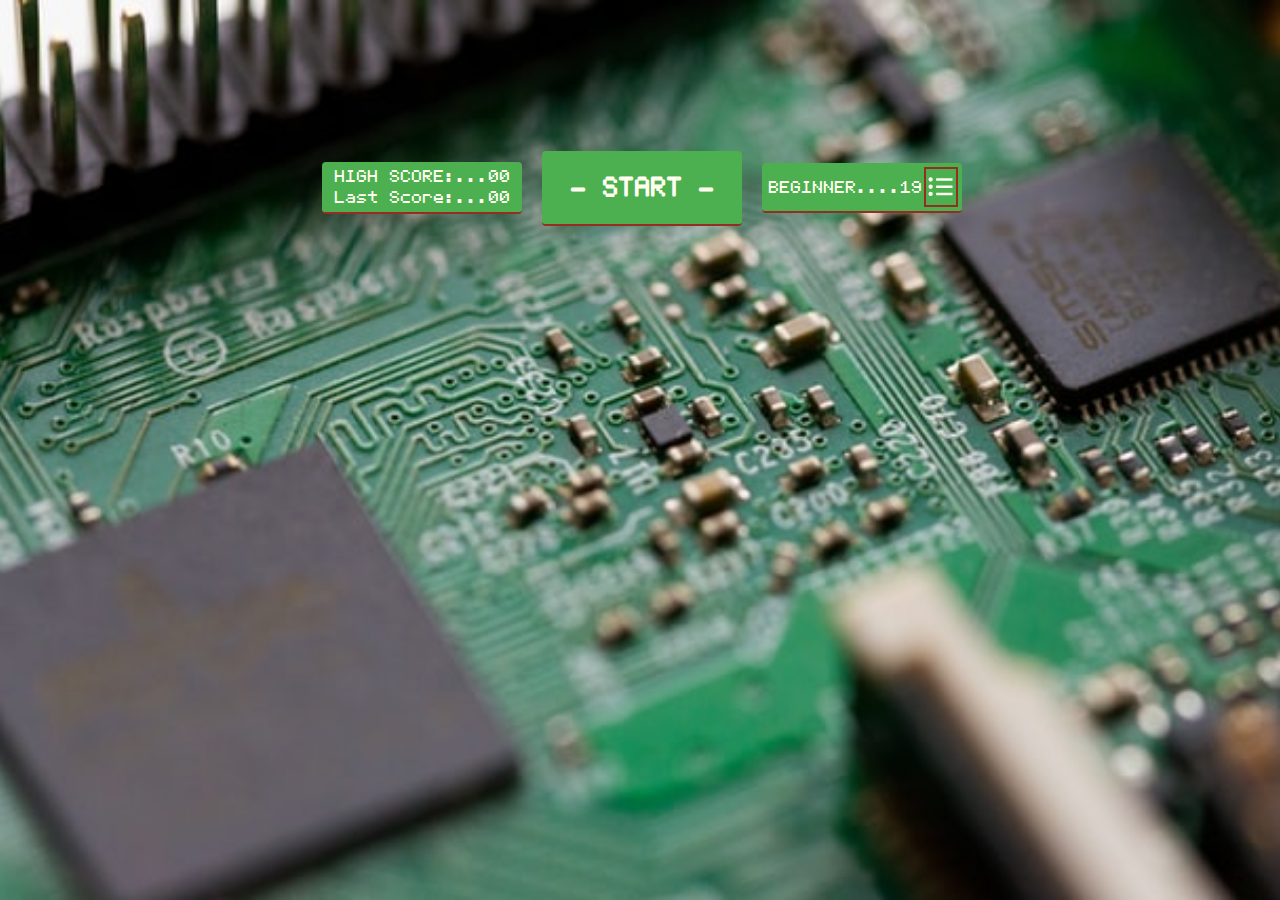
<file: index.html>
<!DOCTYPE html>
<html lang="en">

<head>
    <meta charset="UTF-8">
    <meta name="viewport" content="width=device-width, initial-scale=1.0">
    <title>WT GAME - Menu</title>
    <link rel="stylesheet" href="styles.css">
</head>

<body onload="displayScore()">
    <div class="main-container">

        <div class="scores">
            <div id="idHighScore">HIGH SCORE:...00</div>
            <div id="idLastScore">Last Score:...00</div>
            <button onclick="document.location = 'info.html'" class="hide">- Info & Rules -</button>
        </div>

        <div>
            <button onclick="document.location = 'gameWT.html'" class="button">- START -</button>
        </div>

        <div>
            <select id="level" onchange="setLevel()">
                <option value="0">TRAINEE.....00</option>
                <option value="1" selected>BEGINNER....19</option>
                <option value="2">EASY........36</option>
                <option value="3">NORMAL......51</option>
                <option value="4">EXPERT......64</option>
                <option value="5">MASTERMIND..75</option>
            </select>
            <div class="select-icon">
                <svg focusable="false" viewBox="0 0 104 128" width="25" height="35" class="icon">
                    <path
                        d="m2e1 95a9 9 0 0 1 -9 9 9 9 0 0 1 -9 -9 9 9 0 0 1 9 -9 9 9 0 0 1 9 9zm0-3e1a9 9 0 0 1 -9 9 9 9 0 0 1 -9 -9 9 9 0 0 1 9 -9 9 9 0 0 1 9 9zm0-3e1a9 9 0 0 1 -9 9 9 9 0 0 1 -9 -9 9 9 0 0 1 9 -9 9 9 0 0 1 9 9zm14 55h68v1e1h-68zm0-3e1h68v1e1h-68zm0-3e1h68v1e1h-68z">
                    </path>
                </svg>
            </div>

        </div>
</body>

<script>
    function setLevel() {
        // Check browser support
        if (typeof (Storage) !== "undefined") {
            let currentLevel = document.getElementById("level").value;
            localStorage.setItem("currentLevel", currentLevel);
        } else {
            alert("Sorry, your browser does not support Web Storage...");
        }
    }

    function displayScore() {
        // Check browser support
        if (typeof (Storage) !== "undefined") {

            if (localStorage.getItem("lastScore") == null) localStorage.setItem("lastScore", 0)
            let lastScore = localStorage.getItem("lastScore");

            if (localStorage.getItem("highScore") == null) localStorage.setItem("highScore", 0)
            let hiScore = localStorage.getItem("highScore");
            if (lastScore > hiScore) localStorage.setItem("highScore", lastScore);

            if (localStorage.getItem("currentLevel") == null) localStorage.setItem("currentLevel", 1);
            document.getElementById("level").value = localStorage.getItem("currentLevel");

            // Retrieve
            if (hiScore < 10)
                document.getElementById("idHighScore").innerHTML = "HIGH SCORE:...0" + hiScore;
            else
                document.getElementById("idHighScore").innerHTML = "HIGH SCORE:..." + hiScore;

            if (lastScore < 10)
                document.getElementById("idLastScore").innerHTML = "Last Score:...0" + lastScore;
            else
                document.getElementById("idLastScore").innerHTML = "Last Score:..." + lastScore;

        } else {
            alert("Sorry, your browser does not support Web Storage...");
        }
    }

</script>

</html>
</file>
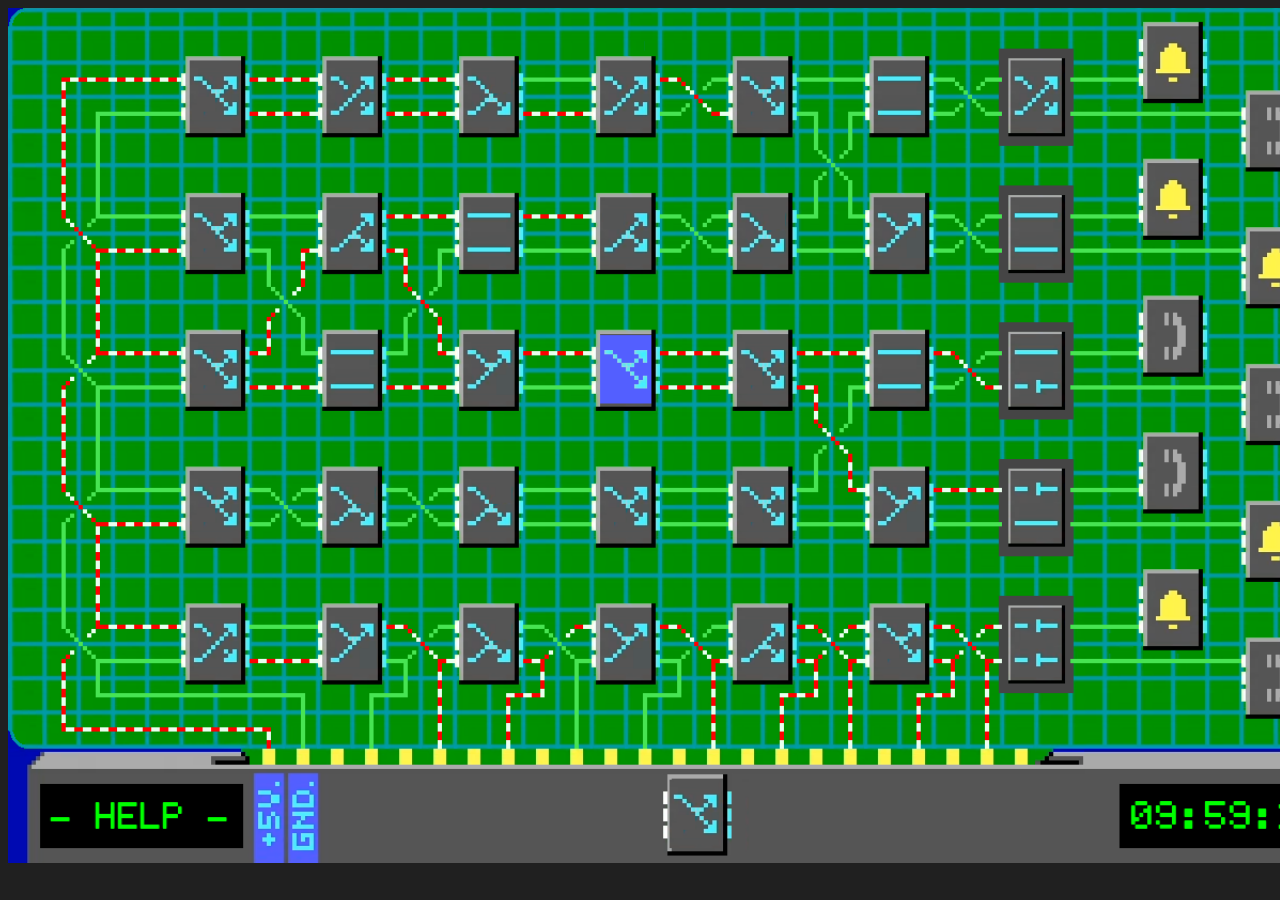
<file: gameWT.html>
<!doctype html>
<html lang="en">

<style>
    @font-face {
        font-family: telegrama;
        src: url('Assets/telegrama_raw.ttf');
    }
    canvas {
        height: 95vh;
        }

        body {
            background: #202020;
            font-family: telegrama;
            text-align: center;
        }
</style>

<head>
    <meta charset="UTF-8">
    <meta name="viewport" content="width=device-width, initial-scale=1.0">
    <title> WIRE TAP GAME </title>

</head>

<body>
    
    <canvas id="wiretap" width='1280' height='800'></canvas>
    
    <!-- images LIBRARY-->
    <div id="img-library" style="display:none;">

        <img id="board" src="Assets/Board-01.png">
        <img id="chip-SS" src="Assets/Chip-00-Sealed.png">

        <img id="chip-A0" src="Assets/Chip-A0.png">
        <img id="chip-A1" src="Assets/Chip-A1.png">
        <img id="chip-P0" src="Assets/Chip-P0.png">
        <img id="chip-P1" src="Assets/Chip-P1.png">

        <img id="chip-00" src="Assets/Chip-00.png">
        <img id="chip-01" src="Assets/Chip-01.png">
        <img id="chip-02" src="Assets/Chip-02.png">
        <img id="chip-03" src="Assets/Chip-03.png">
        <img id="chip-04" src="Assets/Chip-04.png">
        <img id="chip-05" src="Assets/Chip-05.png">
        <img id="chip-06" src="Assets/Chip-06.png">
        <img id="chip-07" src="Assets/Chip-07.png">
        <img id="chip-08" src="Assets/Chip-08.png">
        <img id="chip-09" src="Assets/Chip-09.png">
        <img id="chip-10" src="Assets/Chip-10.png">
        <img id="chip-11" src="Assets/Chip-11.png">
        <img id="chip-12" src="Assets/Chip-12.png">

        <img id="chip-50" src="Assets/Chip-50.png">
        <img id="chip-51" src="Assets/Chip-51.png">
        <img id="chip-52" src="Assets/Chip-52.png">
        <img id="chip-53" src="Assets/Chip-53.png">
        <img id="chip-54" src="Assets/Chip-54.png">
        <img id="chip-55" src="Assets/Chip-55.png">
        <img id="chip-56" src="Assets/Chip-56.png">
        <img id="chip-57" src="Assets/Chip-57.png">
        <img id="chip-58" src="Assets/Chip-58.png">
        <img id="chip-59" src="Assets/Chip-59.png">
        <img id="chip-60" src="Assets/Chip-60.png">
        <img id="chip-61" src="Assets/Chip-61.png">
        <img id="chip-62" src="Assets/Chip-62.png">

    </div>

    <script src="gameWT.js"></script>

</body>

</html>
</file>
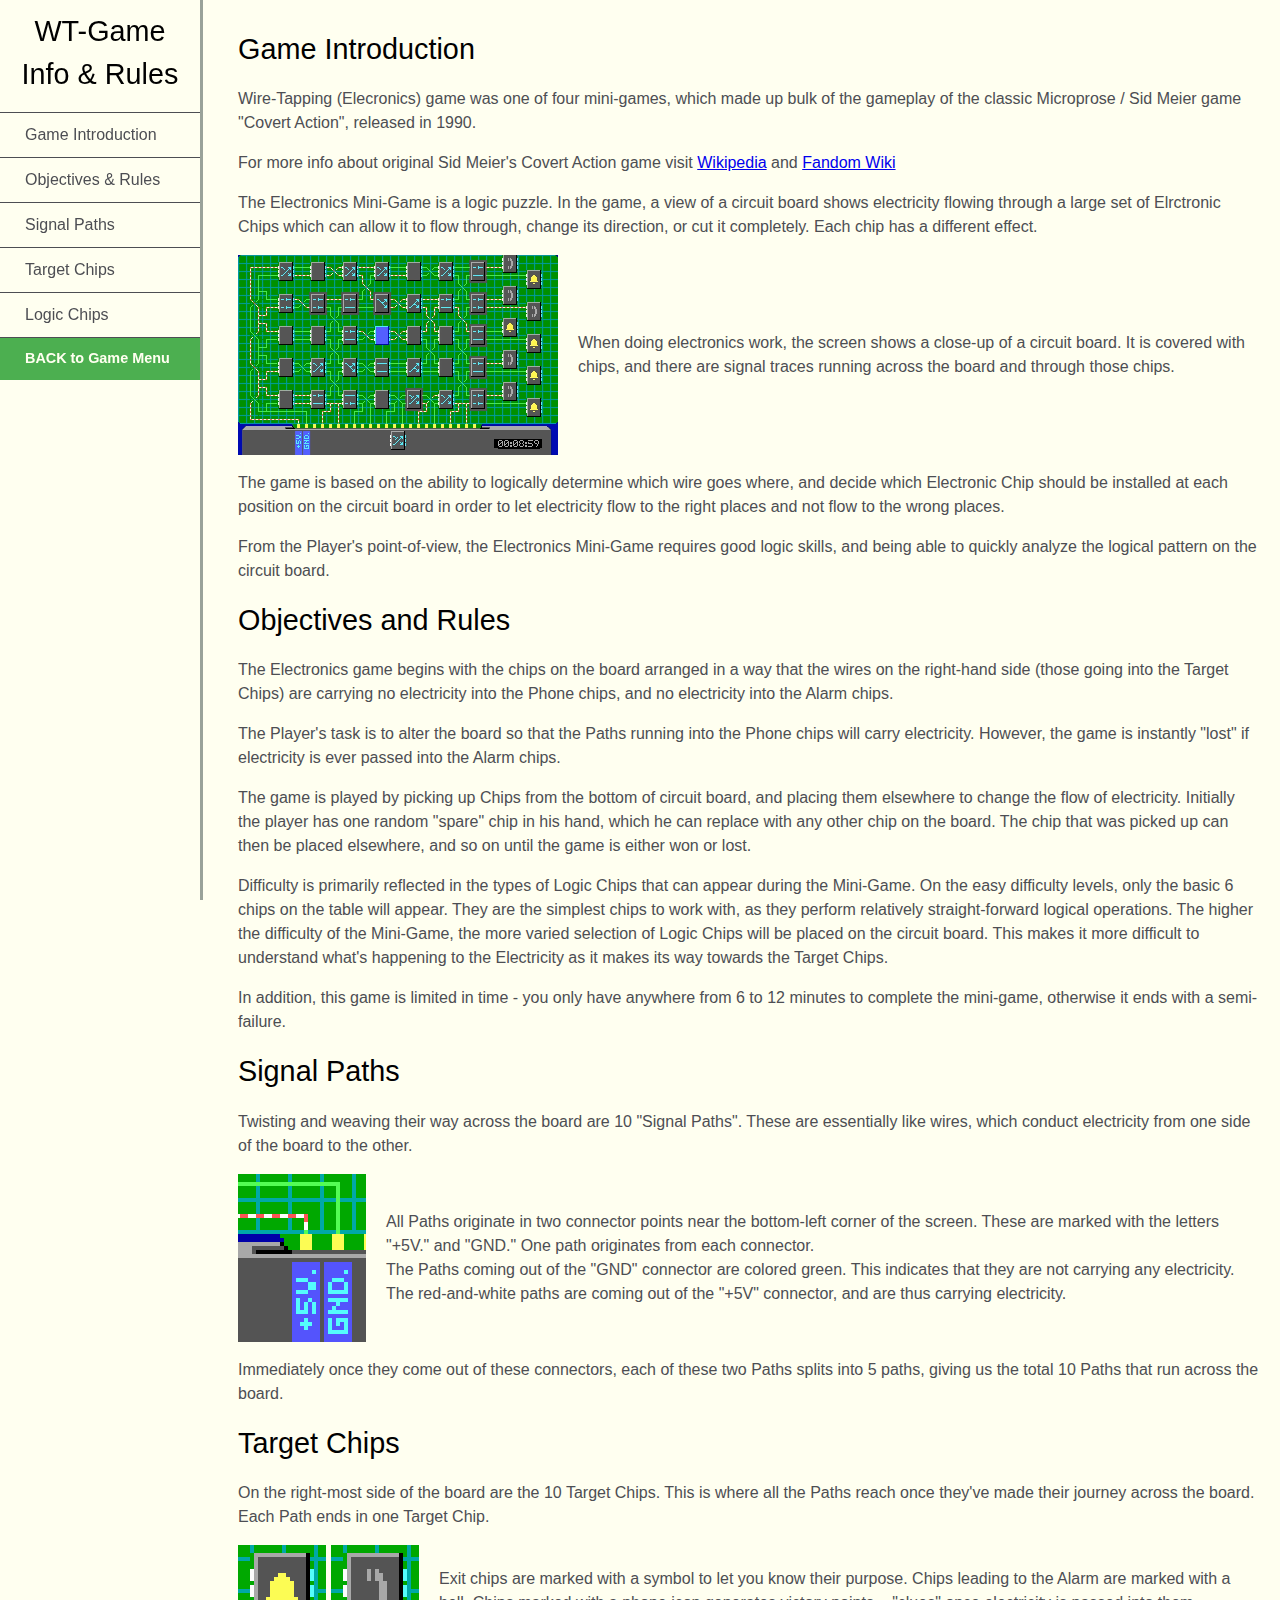
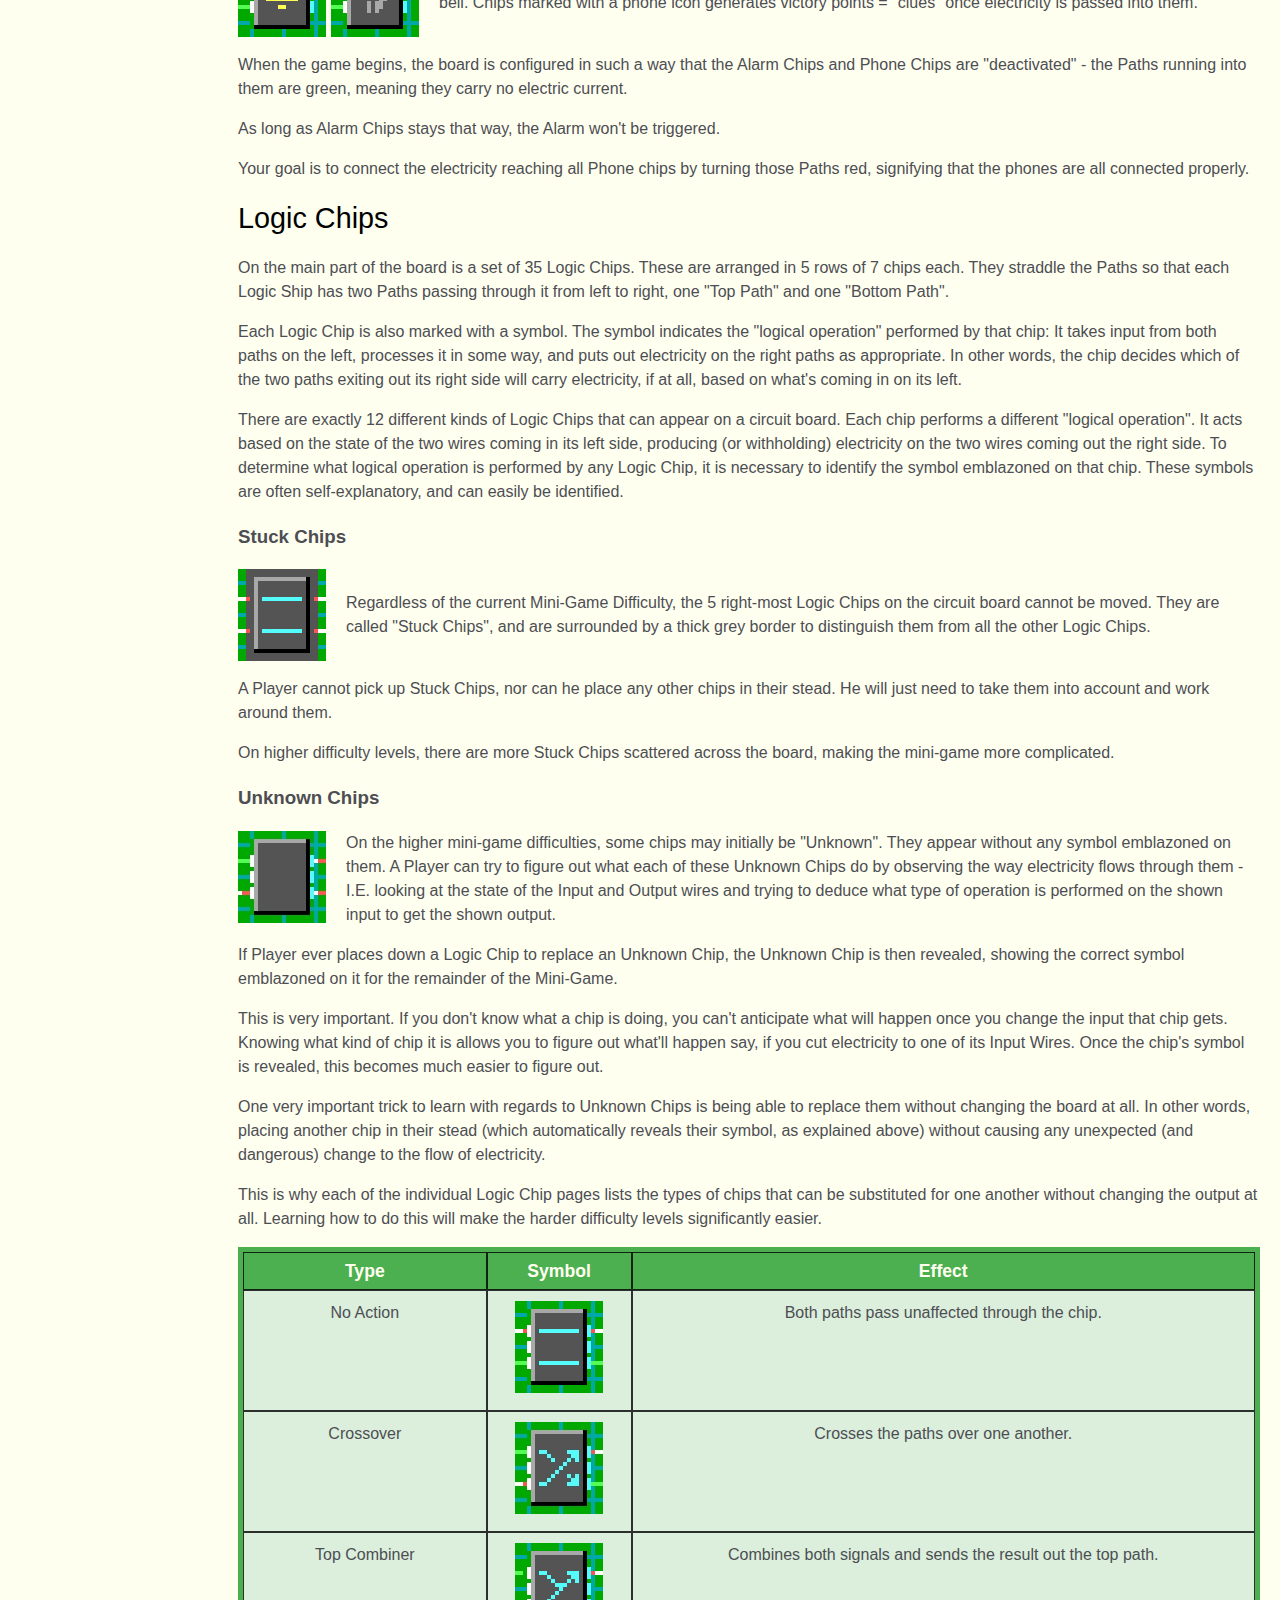
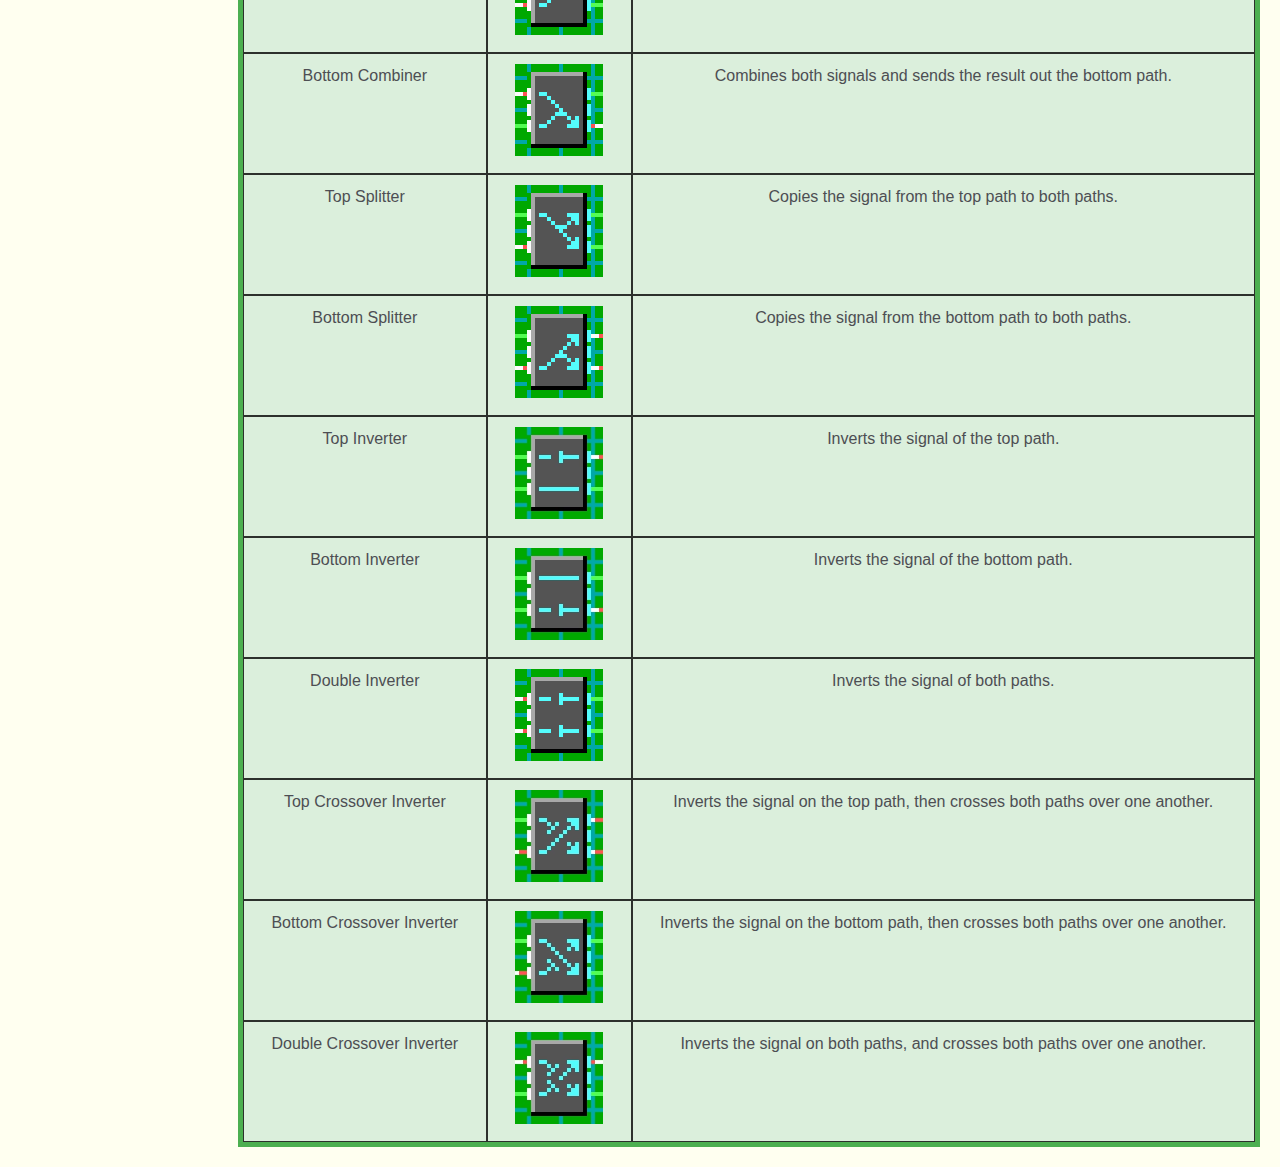
<file: info.html>
<!DOCTYPE html>
<html lang="en">
<style>
    html,
    body {
        background: ivory !important;
        font-family: sans-serif;
        min-width: 190px;
        color: #4d4e53;
        line-height: 1.5;
    }
</style>

<head>
    <meta charset="UTF-8">
    <meta name="viewport" content="width=device-width, initial-scale=1.0">
    <title>Game Info & Rules</title>
    <link rel="stylesheet" href="styles.css">
</head>

<body>
    <nav id="navbar">
        <header>WT-Game Info & Rules</header>
        <ul>
            <li><a class="nav-link" href="#Section_1">Game Introduction</a></li>
            <li><a class="nav-link" href="#Section_2">Objectives & Rules</a></li>
            <li><a class="nav-link" href="#Section_3">Signal Paths</a></li>
            <li><a class="nav-link" href="#Section_4">Target Chips</a></li>
            <li><a class="nav-link" href="#Section_5">Logic Chips</a></li>
            <li><a class="nav-link" id='return_bttn' href="index.html"><b>BACK to Game Menu</b></a></li>
        </ul>
    </nav>

    <main id="main-doc">

        <section class="main-section" id="Section_1">
            <header>Game Introduction</header>
            <p>Wire-Tapping (Elecronics) game was one of four mini-games, which made up bulk of the gameplay of the
                classic Microprose / Sid Meier game "Covert Action", released in 1990.</p>
            <p>For more info about original Sid Meier's Covert Action game visit <a
                    href="https://en.wikipedia.org/wiki/Sid_Meier%27s_Covert_Action" target="_blank">Wikipedia</a> and
                <a href="https://covertaction.fandom.com/wiki/Covert_Action_Wiki" target="_blank">Fandom Wiki</a></p>
            <p>The Electronics Mini-Game is a logic puzzle. In the game, a view of a circuit board shows electricity
                flowing through a large set of Elrctronic Chips which can allow it to flow through, change its
                direction, or cut it completely. Each chip has a different effect.</p>
            <div id='Circuit_Board_img'>
                <img src="Assets/Circuit Board.png" alt="Circuit Board" style="height: 100%;">
                <p>When doing electronics work, the screen shows a close-up of a circuit board. It is covered with
                    chips, and there are signal traces running across the board and through those chips.
                </p>
            </div>
            <p>The game is based on the ability to logically determine which wire goes where, and decide which
                Electronic Chip should be installed at each position on the circuit board in order to let electricity
                flow to the right places and not flow to the wrong places.</p>
            <p>From the Player's point-of-view, the Electronics Mini-Game requires good logic skills, and being able to
                quickly analyze the logical pattern on the circuit board.</p>
        </section>

        <section class="main-section" id="Section_2">
            <header>Objectives and Rules</header>
            <p>The Electronics game begins with the chips on the board arranged in a way that the wires on the
                right-hand side (those going into the Target Chips) are carrying no electricity into the Phone chips,
                and no electricity into the Alarm chips.</p>
            <p>The Player's task is to alter the board so that the Paths running into the Phone chips will carry
                electricity. However, the game is instantly "lost" if electricity is ever passed into the Alarm chips.
            </p>
            <p>The game is played by picking up Chips from the bottom of circuit board, and placing them elsewhere to
                change the flow of electricity. Initially the player has one random "spare" chip in his hand, which he
                can replace with any other chip on the board. The chip that was picked up can then be placed elsewhere,
                and so on until the game is either won or lost.</p>
            <p>Difficulty is primarily reflected in the types of Logic Chips that can appear during the Mini-Game. On
                the easy difficulty levels, only the basic 6 chips on the table will appear. They are the simplest chips
                to work with, as they perform relatively straight-forward logical operations. The higher the difficulty
                of the Mini-Game, the more varied selection of Logic Chips will be placed on the circuit board. This
                makes it more difficult to understand what's happening to the Electricity as it makes its way towards
                the Target Chips.</p>
            <p>In addition, this game is limited in time - you only have anywhere from 6 to 12 minutes to complete the
                mini-game, otherwise it ends with a semi-failure.</p>
        </section>

        <section class="main-section" id="Section_3">
            <header>Signal Paths</header>
            <p>Twisting and weaving their way across the board are 10 "Signal Paths". These are essentially like wires,
                which conduct electricity from one side of the board to the other.</p>
            <div style="display: flex; flex-direction: row;">
                <img src="Assets/5VandGND.png" alt="5V and GND" style="height: 100%;">
                <p style="padding-left: 20px; margin: auto;">All Paths originate in two connector points near the
                    bottom-left corner of the screen. These are marked with the letters "+5V." and "GND." One path
                    originates from each connector.<br>The Paths coming out of the "GND" connector are colored green.
                    This indicates that they are not carrying any electricity. <br>The red-and-white paths are coming
                    out of the "+5V" connector, and are thus carrying electricity.</p>
            </div>
            <p>Immediately once they come out of these connectors, each of these two Paths splits into 5 paths, giving
                us the total 10 Paths that run across the board.</p>
        </section>

        <section class="main-section" id="Section_4">
            <header>Target Chips</header>
            <p>On the right-most side of the board are the 10 Target Chips. This is where all the Paths reach once
                they've made their journey across the board. Each Path ends in one Target Chip.</p>
            <div style="display: flex; flex-direction: row;">
                <img src="Assets/Alarm Chip.png" alt="Alarm Chip" style="height: 100%; padding-right: 5px;">
                <img src="Assets/Phone chip.png" alt="Phone Chip" style="height: 100%;">
                <p style="padding-left: 20px; margin: auto;">Exit chips are marked with a symbol to let you know their
                    purpose. Chips leading to the Alarm are marked with a bell. Chips marked with a phone icon generates
                    victory points = "clues" once electricity is passed into them.</p>
            </div>
            <p>When the game begins, the board is configured in such a way that the Alarm Chips and Phone Chips are
                "deactivated" - the Paths running into them are green, meaning they carry no electric current.</p>
            <p>As long as Alarm Chips stays that way, the Alarm won't be triggered.</p>
            <p>Your goal is to connect the electricity reaching all Phone chips by turning those Paths red, signifying
                that the phones are all connected properly.</p>
        </section>

        <section class="main-section" id="Section_5">
            <header>Logic Chips</header>
            <p>On the main part of the board is a set of 35 Logic Chips. These are arranged in 5 rows of 7 chips each.
                They straddle the Paths so that each Logic Ship has two Paths passing through it from left to right, one
                "Top Path" and one "Bottom Path".</p>
            <p>Each Logic Chip is also marked with a symbol. The symbol indicates the "logical operation" performed by
                that chip: It takes input from both paths on the left, processes it in some way, and puts out
                electricity on the right paths as appropriate. In other words, the chip decides which of the two paths
                exiting out its right side will carry electricity, if at all, based on what's coming in on its left.</p>
            <p>There are exactly 12 different kinds of Logic Chips that can appear on a circuit board. Each chip
                performs a different "logical operation". It acts based on the state of the two wires coming in its left
                side, producing (or withholding) electricity on the two wires coming out the right side. To determine
                what logical operation is performed by any Logic Chip, it is necessary to identify the symbol emblazoned
                on that chip. These symbols are often self-explanatory, and can easily be identified.</p>
            <h3>Stuck Chips</h3>
            <div style="display: flex; flex-direction: row;">
                <img src="Assets/Stuck Chip.png" alt="Stuck Chip" style="height: 100%;">

                <p style="padding-left: 20px; margin: auto;">Regardless of the current Mini-Game Difficulty, the 5
                    right-most Logic Chips on the circuit board cannot be moved. They are called "Stuck Chips", and are
                    surrounded by a thick grey border to distinguish them from all the other Logic Chips.</p>
            </div>
            <p>A Player cannot pick up Stuck Chips, nor can he place any other chips in their stead. He will just need
                to take them into account and work around them.</p>
            <p>On higher difficulty levels, there are more Stuck Chips scattered across the board, making the mini-game
                more complicated.</p>
            <h3>Unknown Chips</h3>
            <div style="display: flex; flex-direction: row;">
                <img src="Assets/Unknown Chip.png" alt="Unknown Chip" style="height: 100%;">
                <p style="padding-left: 20px; margin: auto;">On the higher mini-game difficulties, some chips may
                    initially be "Unknown". They appear without any symbol emblazoned on them. A Player can try to
                    figure out what each of these Unknown Chips do by observing the way electricity flows through them -
                    I.E. looking at the state of the Input and Output wires and trying to deduce what type of operation
                    is performed on the shown input to get the shown output.</p>
            </div>
            <p>If Player ever places down a Logic Chip to replace an Unknown Chip, the Unknown Chip is then revealed,
                showing the correct symbol emblazoned on it for the remainder of the Mini-Game.</p>
            <p>This is very important. If you don't know what a chip is doing, you can't anticipate what will happen
                once you change the input that chip gets. Knowing what kind of chip it is allows you to figure out
                what'll happen say, if you cut electricity to one of its Input Wires. Once the chip's symbol is
                revealed, this becomes much easier to figure out.</p>
            <p>One very important trick to learn with regards to Unknown Chips is being able to replace them without
                changing the board at all. In other words, placing another chip in their stead (which automatically
                reveals their symbol, as explained above) without causing any unexpected (and dangerous) change to the
                flow of electricity.</p>
            <p>This is why each of the individual Logic Chip pages lists the types of chips that can be substituted for
                one another without changing the output at all. Learning how to do this will make the harder difficulty
                levels significantly easier.</p>

        </section>

        <div class="grid-container">
            <div class="grid-header">Type</div>
            <div class="grid-header">Symbol</div>
            <div class="grid-header">Effect</div>  

            <div class="grid-item">No Action</div>
            <div class="grid-item"><img src="Assets/EC-01.png" alt="No Action Chip"></div>
            <div class="grid-item">Both paths pass unaffected through the chip.</div>  

            <div class="grid-item">Crossover</div>
            <div class="grid-item"><img src="Assets/EC-02.png" alt="Crossover Chip"></div>
            <div class="grid-item">Crosses the paths over one another.</div>  

            <div class="grid-item">Top Combiner</div>
            <div class="grid-item"><img src="Assets/EC-03.png" alt="Top Combiner Chip"></div>
            <div class="grid-item">Combines both signals and sends the result out the top path.</div>  

            <div class="grid-item">Bottom Combiner</div>
            <div class="grid-item"><img src="Assets/EC-04.png" alt="Bottom Combiner Chip"></div>
            <div class="grid-item">Combines both signals and sends the result out the bottom path.</div>  

            <div class="grid-item">Top Splitter</div>
            <div class="grid-item"><img src="Assets/EC-05.png" alt="Top Splitter Chip"></div>
            <div class="grid-item">Copies the signal from the top path to both paths.</div>  

            <div class="grid-item">Bottom Splitter</div>
            <div class="grid-item"><img src="Assets/EC-06.png" alt="Bottom Splitter Chip"></div>
            <div class="grid-item">Copies the signal from the bottom path to both paths.</div>  

            <div class="grid-item">Top Inverter</div>
            <div class="grid-item"><img src="Assets/EC-07.png" alt="Top Inverter Chip"></div>
            <div class="grid-item">Inverts the signal of the top path.</div>  

            <div class="grid-item">Bottom Inverter</div>
            <div class="grid-item"><img src="Assets/EC-08.png" alt="Bottom Inverter Chip"></div>
            <div class="grid-item">Inverts the signal of the bottom path.</div>  

            <div class="grid-item">Double Inverter</div>
            <div class="grid-item"><img src="Assets/EC-09.png" alt="Double Inverter Chip"></div>
            <div class="grid-item">Inverts the signal of both paths.</div>  

            <div class="grid-item">Top Crossover Inverter</div>
            <div class="grid-item"><img src="Assets/EC-10.png" alt="Top Crossover Inverter Chip"></div>
            <div class="grid-item">Inverts the signal on the top path, then crosses both paths over one another.</div>  

            <div class="grid-item">Bottom Crossover Inverter</div>
            <div class="grid-item"><img src="Assets/EC-11.png" alt="Bottom Crossover Inverter Chip"></div>
            <div class="grid-item">Inverts the signal on the bottom path, then crosses both paths over one another.</div>  

            <div class="grid-item">Double Crossover Inverter</div>
            <div class="grid-item"><img src="Assets/EC-12.png" alt="Double Crossover Inverter Chip"></div>
            <div class="grid-item">Inverts the signal on both paths, and crosses both paths over one another.</div>  

        </div>

    </main>
</body>

</html>
</file>
<file: styles.css>
@font-face {
    font-family: telegrama;
    src: url('Assets/telegrama_raw.ttf');
}

body {
    background-image: url('Assets/BI-04.jpg');
    width: 99%;
    background-attachment: fixed;
    background-size: cover;
    background-position: center;
    background-repeat: no-repeat;
}

.main-container {
    display: flex;
    flex-flow: row nowrap;
    justify-content: center;
    align-items: center;
    height: 40vh;
    color: ivory;
}

.main-container>div {
    margin: 10px;
    width: 200px;
    position: relative;
}

.scores {
    display: flex;
    flex-flow: column nowrap;
    justify-content: center;
    align-items: center;
    height: 50px;
    font-size: 100%;
    font-family: telegrama;
    font-weight: normal;
    border-radius: 4px;
    background-color: #4CAF50;
    border: none;
    border-bottom: 2px solid #962d22;
    color: ivory;
    transition-duration: 0.3s;
}

.scores:hover {
    background-color: ivory;
    color: #962d22;
    border-bottom-color: #DCDCDC;
    font-weight: 900;   
}

.hide {
    display: none;
}

#idLastScore {
    color: ivory;
}

#idHighScore {
    color: ivory;
}

.scores:hover #idLastScore {
    display: none;
}

.scores:hover #idHighScore {
    display: none;
}

.scores:hover .hide {
    display: block;
    width: 200px;
    height: 50px;
    font-size: 105%;
    justify-content: center;
    align-items: center;
    font-family: telegrama;
    font-weight: normal;
    cursor: pointer;
    border-radius: 4px;
    border: none;
    background-color: ivory;
    color: #962d22;
    border-bottom-color: #DCDCDC;
    font-weight: bolder;
}

.button {
    background-color: #4CAF50;    /* Green */
    width: 100%;
    height: 75px;
    border: none;
    color: ivory;
    padding: auto;
    border-bottom: 2px solid #962d22;
    text-align: center;
    text-decoration: none;
    font-size: 150%;
    font-family: telegrama;
    font-weight: bold;
    justify-content: center;
    cursor: pointer;
    border-radius: 4px;
    transition-duration: 0.3s;

}

.button:hover {
    color: #962d22;
    font-weight: 700;
    background-color: ivory;
    border-bottom-color: #DCDCDC;
    font-size: 175%;
    font-weight: bolder;
}

select {
    width: 100%;
    height: 50px;
    font-size: 100%;
    font-family: telegrama;
    font-weight: lighter;
    cursor: pointer;
    border-radius: 4px;
    background-color: #4CAF50;
    border: none;
    border-bottom: 2px solid #962d22;
    color: ivory;
    appearance: none;
    padding: 10px;
    padding-left: 6px;
    padding-right: 40px;
    -webkit-appearance: none;
    -moz-appearance: none;
    transition: color 0.3s ease, background-color 0.3s ease, border-bottom-color 0.3s ease;
}

/* For IE <= 11 */
select::-ms-expand {
    display: none;
}

.select-icon {
    position: absolute;
    top: 4px;
    right: 4px;
    width: 28px;
    height: 36px;
    pointer-events: none;
    border: 2px solid #962d22;
    padding-left: 2px;
    transition: background-color 0.3s ease, border-color 0.3s ease;
}

.select-icon svg.icon {
    transition: fill 0.3s ease;
    fill: ivory;
}

select:hover,
select:focus {
    color: #c0392b;
    background-color: ivory;
    border-bottom-color: #DCDCDC;
    font-weight: 900;
}

select:hover~.select-icon,
select:focus~.select-icon {
    background-color: ivory;
    border-color: #DCDCDC;
}

select:hover~.select-icon svg.icon,
select:focus~.select-icon svg.icon {
    fill: #c0392b;
}

/*INFO PAGE STYLING*/



#navbar {
    position: fixed;
    min-width: 190px;
    top: 0px;
    left: 0px;
    width: 200px;
    height: 100%;
    border-right: solid;
    border-color: rgba(0, 22, 22, 0.4);
}

header {
    color: black;
    margin: 10px;
    text-align: center;
    font-size: 1.8em;
    font-weight: thin;
}

#main-doc header {
    text-align: left;
    margin: 0px;
}

#navbar ul {
    height: 88%;
    padding: 0;
    overflow-y: auto;
    overflow-x: hidden;
}

#navbar li {
    color: #4d4e53;
    border-top: 1px solid;
    list-style: none;
    position: relative;
    width: 100%;
}

#navbar a {
    display: block;
    padding: 10px 25px;
    color: #4d4e53;
    text-decoration: none;
    cursor: pointer;
}

#return_bttn {
    background-color: #4CAF50;
    font-size: 0.9em;
    color: ivory !important;
    transition-duration: 0.3s;
}

#return_bttn:hover {
    background-color: ivory;
    color: #962d22 !important;
}

#main-doc {
    position: absolute;
    margin-left: 210px;
    padding: 20px;
    margin-bottom: 110px;
}

section article {
    color: #4d4e53;
    margin: 15px;
    font-size: 0.96em;
}

section li {
    margin: 15px 0px 0px 20px;
}

#Circuit_Board_img {
    display: flex;
    flex-direction: row;

}

#Circuit_Board_img p {
    padding-left: 20px;
    margin: auto;
}

.grid-container {
    display: grid;
    grid-template-columns: auto auto auto;
    background-color: #4CAF50;

    padding: 5px;
}

.grid-header {
    border: 0.5px solid rgba(0, 0, 0, 0.8);
    padding: 5px;
    font-size: 1.1em;
    color: ivory;
    font-weight: bolder;
    text-align: center;
}

.grid-item {
    background-color: rgba(255, 255, 255, 0.8);
    border: 0.5px solid rgba(0, 0, 0, 0.8);
    padding: 10px;
    font-size: 1em;
    text-align: center;
}


@media only screen and (max-width: 600px) {
            /* For mobile phones 600: */
/*INDEX PAGE*/
    .main-container { 
        display: flex;
        flex-flow: column nowrap;
        justify-content: center;
        align-items: center;
        height: 50vh;
        margin-top: 25px;
    }
/*INFO PAGE*/
    #navbar ul {
        border: 1px solid;
        height: 267px;
    }

    #navbar {
        background-color: rgba(255, 255, 210, 1);
        position: absolute;
        top: 0;
        padding: 0;
        margin: 0;
        width: 100%;
        max-height: 335px;
        border: none;
        z-index: 1;
        border-bottom: 2px solid;
    }

    #main-doc {
        position: relative;
        margin-left: 0px;
        margin-top: 330px;
    }

    #Circuit_Board_img {
        flex-direction: column;
    }

    #Circuit_Board_img>p {
        padding-left: 0px;
        padding-top: 10px;
        text-align: justify;
    }
}
</file>
